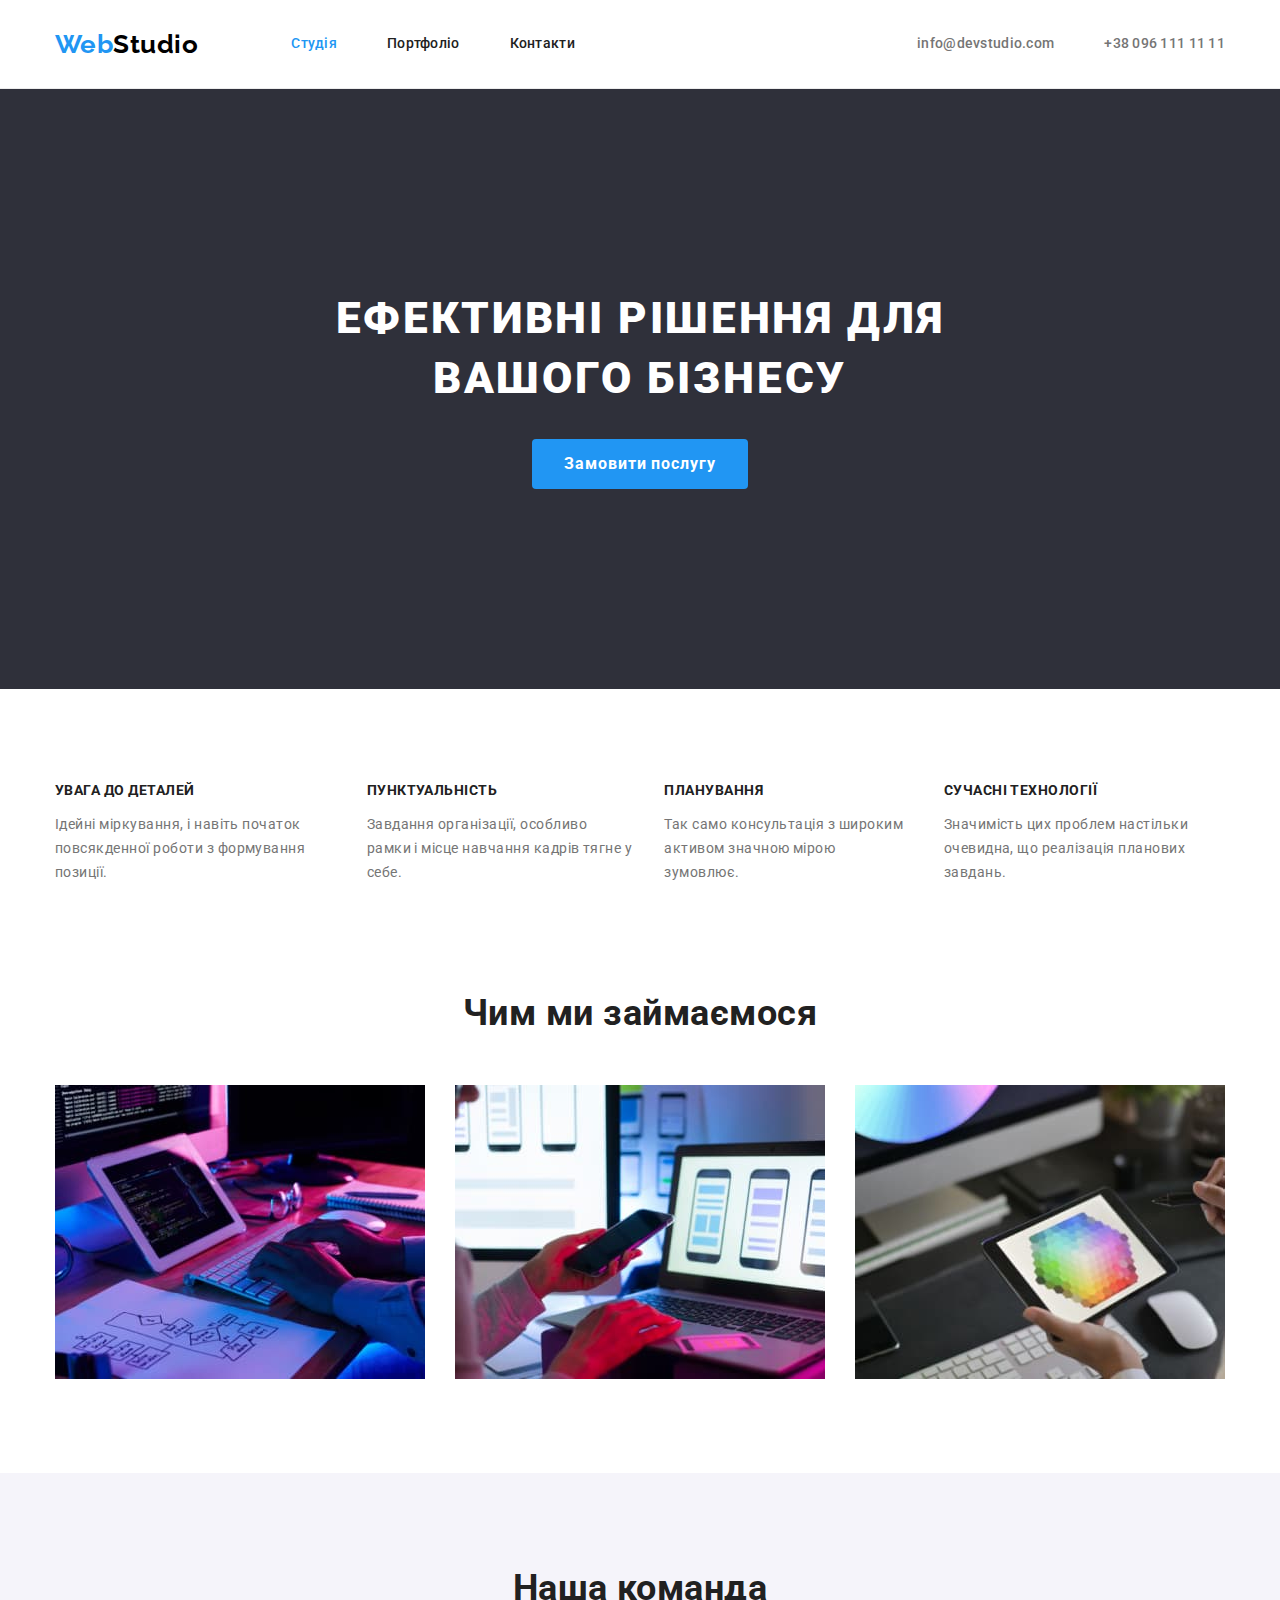
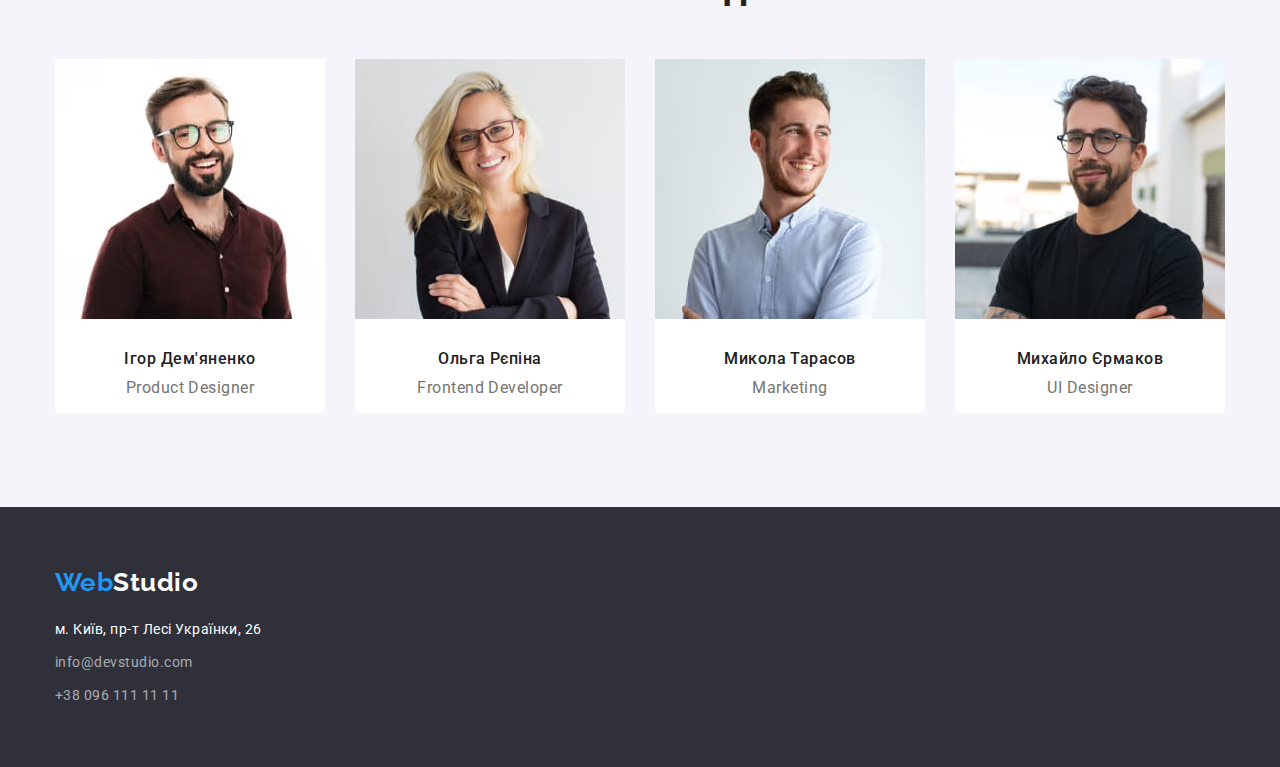
<file: index.html>
<!DOCTYPE html>
<html lang="uk">

<head>
    <meta charset="UTF-8">
    <meta http-equiv="X-UA-Compatible" content="IE=edge">
    <meta name="viewport" content="width=device-width, initial-scale=1.0">
    <title>Studio</title>
    <link rel="preconnect" href="https://fonts.googleapis.com">
    <link rel="preconnect" href="https://fonts.gstatic.com" crossorigin>
    <link
        href="https://fonts.googleapis.com/css2?family=Raleway:wght@700&family=Roboto:wght@400;500;700;900&display=swap"
        rel="stylesheet">
        <link rel="stylesheet" href="https://cdnjs.cloudflare.com/ajax/libs/modern-normalize/1.1.0/modern-normalize.min.css">
    <link rel="stylesheet" href="./css/styles.css">
</head>

<body class="page">
    <!--Шапка сайту-->
    <header class="page-header">
        <div class="container header">
            <nav class="navigation">
                <a class="logo" href="/" lang="en"><span class="logo-decor">Web</span>Studio</a>
                <ul class="site-nav">
                    <li class="item"><a href="" class="link current">Студія</a> </li>
                    <li class="item"><a href="./portfolio.html" class="link">Портфоліо</a> </li>
                    <li class="item"><a href="" class="link">Контакти</a> </li>
                </ul>
            </nav>
            <ul class="contact-nav">
                <li class="item"><a href="mailto:info@devstudio.com" class="link">info@devstudio.com</a></li>
                <li class="item"><a href="tel:+380961111111" class="link">+38 096 111 11 11</a></li>
            </ul>
        </div>
    </header>


    <!--Головний контент-->
    <main>
        <section class="hero">
            <h1 class="hero-title">Ефективні рішення для <br>вашого бізнесу</h1>
            <button class="button">Замовити послугу</button>
        </section>

        <!--Переваги-->
        <section class="section benefits">
        <div class="container">
            <h2 class="visually-hidden">Переваги</h2>
            <ul class="benefits-list">
                <li class="benefit-item">
                    <h3 class="benefits-title">Увага до деталей</h3>
                    <p class="benefit">Ідейні міркування, і навіть початок повсякденної роботи з формування позиції.</p>
                </li>
                <li class="benefit-item">
                    <h3 class="benefits-title">Пунктуальність</h3>
                    <p class="benefit">Завдання організації, особливо рамки і місце навчання кадрів тягне у себе.</p>
                </li>
                <li class="benefit-item">
                    <h3 class="benefits-title">Планування</h3>
                    <p class="benefit">Так само консультація з широким активом значною мірою зумовлює.</p>
                </li>
                <li class="benefit-item">
                    <h3 class="benefits-title">Сучасні технології</h3>
                    <p class="benefit">Значимість цих проблем настільки очевидна, що реалізація планових завдань.</p>
                </li>
            </ul>
        </div>
        </section>
        
        <!--Чим ми займаємося-->
        <section class="section">
            <div class="container">
                <h2 class="activity-title">Чим ми займаємося</h2>
                <ul class="activity-list">
                    <li class="activity-item">
                        <img src="./images/box1.jpg" alt="Програмування" width="370" height="294">
                    </li>
                    <li class="activity-item">
                        <img src="./images/box2.jpg" alt="Створення інтерфейсів" width="370" height="294">
                    </li>
                    <li class="activity-item">
                        <img src="./images/box3.jpg" alt="Колірна палітра" width="370" height="294">
                    </li>
                </ul>
            </div>
        </section>

        <!--Наша команда-->
        <section class="section team">
            <div class="container">
                <h2 class="team-title">Наша команда</h2>
                <ul class="team-list">
                    <li class="team-item">
                        <img src="./images/teammember4.jpg" alt="Молодий чоловік у сорочці і окулярах" width="270" height="260">
                        <div class="team-border">
                            <h3 class="team-member">Ігор Дем'яненко</h3>
                            <p lang="en" class="member-role">Product Designer</p>
                        </div>
                    </li>
                    <li class="team-item">
                        <img src="./images/teammember3.jpg" alt="Усміхнена жінка в окулярах" width="270" height="260">
                        <div class="team-border">
                            <h3 class="team-member">Ольга Рєпіна</h3>
                            <p lang="en" class="member-role">Frontend Developer</p>
                        </div>
                    </li>
                    <li class="team-item">
                        <img src="./images/teammember2.jpg" alt="Молодий чоловік у сорочці" width="270" height="260">
                        <div class="team-border">
                            <h3 class="team-member">Микола Тарасов</h3>
                            <p lang="en" class="member-role">Marketing</p>
                        </div>
                    </li>
                    <li class="team-item">
                        <img src="./images/teammember1.jpg" alt="Чоловік в окулярах" width="270" height="260">
                        <div class="team-border">
                            <h3 class="team-member">Михайло Єрмаков</h3>
                            <p lang="en" class="member-role">UI Designer</p>
                        </div>
                    </li>
                </ul>
            </div>
        </section>
    </main>

    <!--Футер-->
    <footer class="footer">
        <div class="container">
            <a href="/" lang="en" class="logo decor"> <span class="logo-decor">Web</span>Studio </a>
            <address>
                <ul class="footer-nav">
                    <li class="footer-item"><a href="" class="link decor">м. Київ, пр-т Лесі Українки, 26</a></li>
                    <li class="footer-item"><a href="mailto:info@devstudio.com" class="link">info@devstudio.com</a></li>
                    <li class="footer-item"><a href="tel:+380961111111" class="link">+38 096 111 11 11</a></li>
                </ul>
            </address>
        </div>
    </footer>

</body>

</html>
</file>
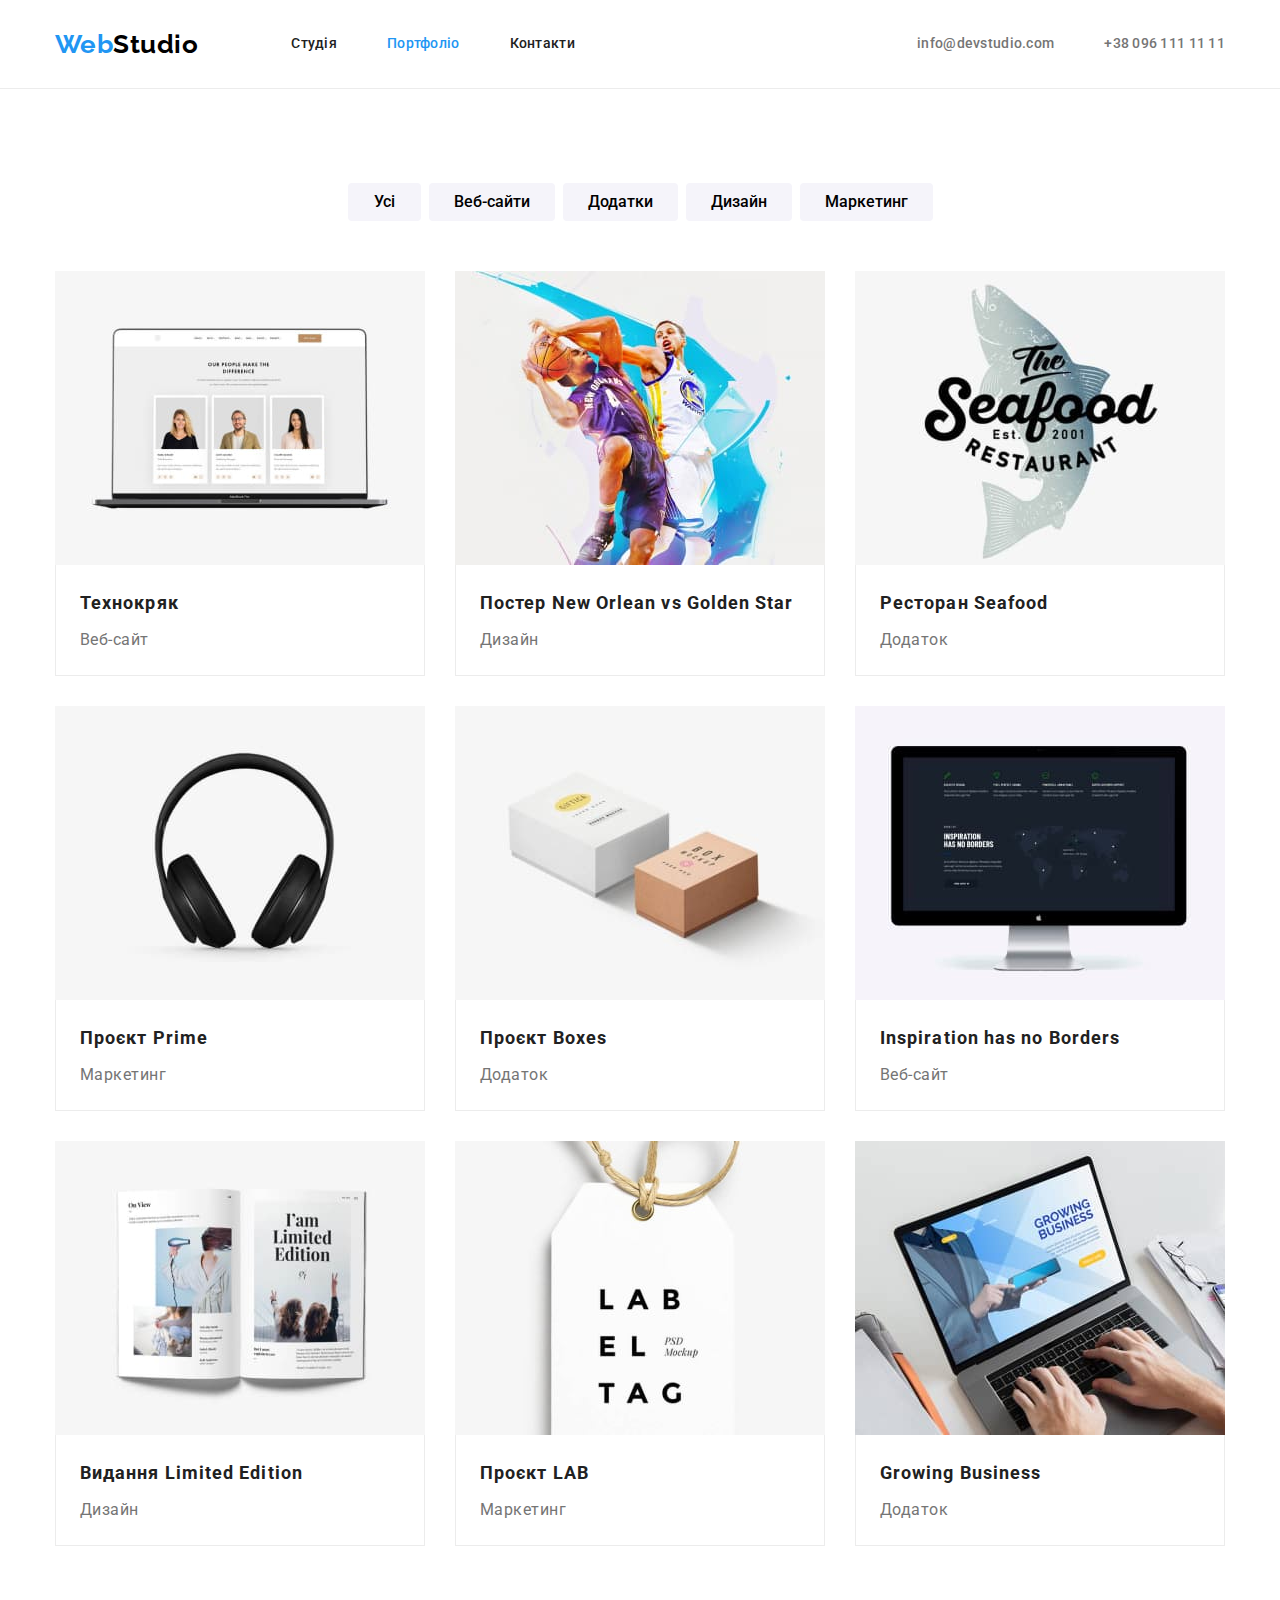
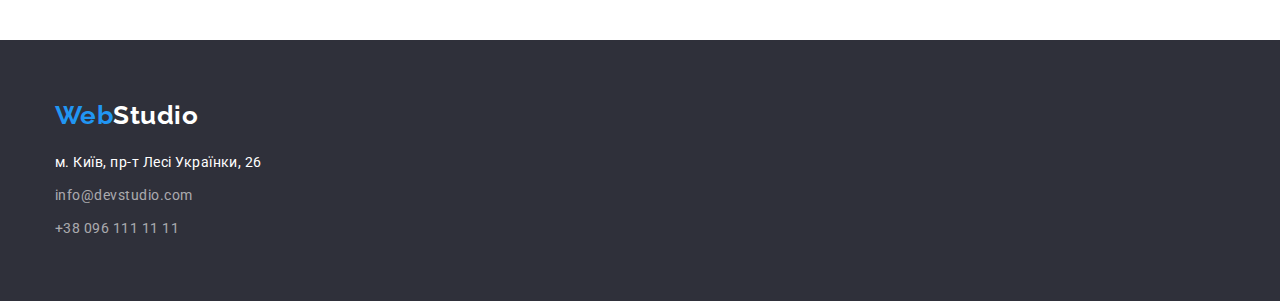
<file: portfolio.html>
<!DOCTYPE html>
<html lang="uk">

<head>
    <meta charset="UTF-8">
    <meta http-equiv="X-UA-Compatible" content="IE=edge">
    <meta name="viewport" content="width=device-width, initial-scale=1.0">
    <title>Portfolio</title>
    <link rel="preconnect" href="https://fonts.googleapis.com">
    <link rel="preconnect" href="https://fonts.gstatic.com" crossorigin>
    <link
        href="https://fonts.googleapis.com/css2?family=Raleway:wght@700&family=Roboto:wght@400;500;700;900&display=swap"
        rel="stylesheet">
    <link rel="stylesheet" href="https://cdnjs.cloudflare.com/ajax/libs/modern-normalize/1.1.0/modern-normalize.min.css">
    <link rel="stylesheet" href="./css/styles.css">
</head>

<body class="page">
    <!--Шапка сайту-->
    <header class="page-header">
        <div class="container header">
            <nav class="navigation">
                <a class="logo" href="/" lang="en"><span class="logo-decor">Web</span>Studio</a>
                <ul class="site-nav">
                    <li class="item"><a href="./index.html" class="link">Студія</a> </li>
                    <li class="item"><a href="/" class="link current">Портфоліо</a> </li>
                    <li class="item"><a href="" class="link">Контакти</a> </li>
                </ul>
            </nav>
            <ul class="contact-nav">
                <li class="item"><a href="mailto:info@devstudio.com" class="link">info@devstudio.com</a></li>
                <li class="item"><a href="tel:+380961111111" class="link">+38 096 111 11 11</a></li>
            </ul>
        </div>
    </header>

    <!--Головний контент-->
    <main>
        <section class="section">
            <h1 class="visually-hidden">Наші роботи</h1>
            <div class="container">
                <ul class="filter-button-list">
                    <li class="filter-button-item">
                        <button class="filter-button">Усі</button>
                    </li>
                    <li class="filter-button-item">
                        <button class="filter-button">Веб-сайти</button>
                    </li>
                    <li class="filter-button-item">
                        <button class="filter-button">Додатки</button>
                    </li>
                    <li class="filter-button-item">
                        <button class="filter-button">Дизайн</button>
                    </li>
                    <li class="filter-button-item">
                        <button class="filter-button">Маркетинг</button>
                    </li>
                </ul>
            </div>

            <div class="container">
                <ul class="portfolio">
                    <li class="portfolio-item">
                        <a href="#" class="link">
                            <img src="./images/portfolio1.jpg" alt="">
                            <div class="portfolio-border">
                                <h2 class="title">Технокряк</h2>
                                <p class="text">Веб-сайт</p>
                            </div>
                        </a>
                        
                    </li>
                    <li class="portfolio-item">
                        <a href="#" class="link">
                            <img src="./images/portfolio2.jpg" alt="">
                            <div class="portfolio-border">
                                <h2 class="title">Постер New Orlean vs Golden Star</h2>
                                <p class="text">Дизайн</p>
                            </div>
                        </a>
                        
                    </li>
                    <li class="portfolio-item">
                        <a href="#" class="link">
                            <img src="./images/portfolio3.jpg" alt="">
                            <div class="portfolio-border">
                                <h2 class="title">Ресторан Seafood</h2>
                                <p class="text">Додаток</p>
                            </div>
                        </a>
                        
                    </li>
                    <li class="portfolio-item">
                        <a href="#" class="link">
                            <img src="./images/portfolio4.jpg" alt="">
                            <div class="portfolio-border">
                                <h2 class="title">Проєкт Prime</h2>
                                <p class="text">Маркетинг</p>
                            </div>
                        </a>
                        
                    </li>
                    <li class="portfolio-item">
                        <a href="#" class="link">
                            <img src="./images/portfolio5.jpg" alt="">
                            <div class="portfolio-border">
                                <h2 class="title">Проєкт Boxes</h2>
                                <p class="text">Додаток</p>
                            </div>
                        </a>
                        
                    </li>
                    <li class="portfolio-item">
                        <a href="#" class="link">
                            <img src="./images/portfolio6.jpg" alt="">
                            <div class="portfolio-border">
                                <h2 class="title">Inspiration has no Borders</h2>
                                <p class="text">Веб-сайт</p>
                            </div>
                        </a>
                        
                    </li>
                    <li class="portfolio-item">
                        <a href="#" class="link">
                            <img src="./images/portfolio7.jpg" alt="">
                            <div class="portfolio-border">
                                <h2 class="title">Видання Limited Edition</h2>
                                <p class="text">Дизайн</p>
                            </div>
                        </a>
                        
                    </li>
                    <li class="portfolio-item">
                        <a href="#" class="link">
                            <img src="./images/portfolio8.jpg" alt="">
                            <div class="portfolio-border">
                                <h2 class="title">Проєкт LAB</h2>
                                <p class="text">Маркетинг</p>
                            </div>
                        </a>
                        
                    </li>
                    <li class="portfolio-item">
                        <a href="#" class="link">
                            <img src="./images/portfolio9.jpg" alt="">
                            <div class="portfolio-border">
                                <h2 class="title">Growing Business</h2>
                                <p class="text">Додаток</p>
                            </div>
                        </a>
                        
                    </li>
                </ul>
            </div>
        </section>
    </main>

    <!--Футер-->
    <footer class="footer">
        <div class="container">
            <a href="/" lang="en" class="logo decor"> <span class="logo-decor">Web</span>Studio </a>
            <address>
                <ul class="footer-nav">
                    <li class="footer-item"><a href="" class="link decor">м. Київ, пр-т Лесі Українки, 26</a></li>
                    <li class="footer-item"><a href="mailto:info@devstudio.com" class="link">info@devstudio.com</a></li>
                    <li class="footer-item"><a href="tel:+380961111111" class="link">+38 096 111 11 11</a></li>
                </ul>
            </address>
        </div>
    </footer>
</body>
</html>
</file>
<file: css/styles.css>
:root {
    --primary-text-color: #757575;
    --secondary-text-color: #212121;
    --white-color: #FFFFFF;
    --black-color: #000000;
    --accent-color: #2196F3;
    --white-translucent: rgba(255, 255, 255, 0.6);
    --primary-background-color: #2F303A;
    --secondary-background-color: #F5F4FA;
    --card-set-gap: 30px;
}

ul {
    padding: 0;
    margin: 0;
    list-style: none;
}

body {
    background-color: var(--white-color);
    color: var(--primary-text-color);
    font-family: 'Roboto', sans-serif;
    letter-spacing: 0.03em;
}

h1,
h2,
h3,
h4,
h5,
h6,
p,
 {
    margin:0;
}

button{
    cursor: pointer;
}

img{
    display: block;
}

.container {
    width: 1200px;
    
    margin-left: auto;
    margin-right: auto;
    padding-left: 15px;
    padding-right: 15px;
}




/*------------------ Header --------------*/
.section{
    padding-bottom: 94px;
    padding-top: 94px;
}

.page-header{
    border-bottom: 1px solid #ECECEC;
}

.page-header .link {
    display: block;
    padding-top: 32px;
    padding-bottom: 32px;
}

.site-nav,
.navigation,
.contact-nav,
.header {
    display: flex;
    align-items: center;
}

.logo {
    color: var(--black-color);

    font-family: 'Raleway', cursive;
    font-weight: 700;
    font-size: 26px;
    line-height: 1.19;
    text-decoration: none;

    margin-right: 93px;
}

.logo-decor {
    color: var(--accent-color);
}

.site-nav {
    font-weight: 500;
    font-size: 14px;
    line-height: 1.14;
    letter-spacing: 0.02em;
}

.site-nav .item:not(:last-child) {
    margin-right: 50px;
}

.site-nav .link {
    color: var(--secondary-text-color);

    text-decoration: none;
}

.site-nav .link:hover,
.site-nav .link:focus {
    color: var(--accent-color);
}

.site-nav .link.current {
    color: var(--accent-color);

    text-decoration: none;
}

.contact-nav {
    font-weight: 500;
    font-size: 14px;
    line-height: 1.14;
    letter-spacing: 0.02em;
    margin-left: auto;
}

.contact-nav .item + .item {
    margin-left: 50px;
}

.contact-nav .link{
    color: var(--primary-text-color);
    text-decoration: none;
}

.footer-nav .link {
    color: var(--white-translucent);
    text-decoration: none;
}

.contact-nav .link:hover,
.contact-nav .link:focus,
.footer-nav .link:hover,
.footer-nav .link:focus {
    color: var(--accent-color);
}




/*------------------ Footer --------------*/
.footer {
    background-color: var(--primary-background-color);

    padding-top: 60px;
    padding-bottom: 60px;
}

.footer .logo {
    display: inline-block;
    margin-bottom: 20px;
}

.link.decor,
.link {
    font-size: 14px;
    line-height: 1.71;
    font-style: normal;
}

.link.decor {
    color: var(--white-color);
    text-decoration: none;
}

.link.decor:hover,
.link.decor:focus {
    color: var(--accent-color);
}

.logo.decor {
    color: var(--white-color);
}

.footer-item:not(:last-child) {
    margin-bottom: 9px;
}




/*------------------ Studio --------------*/
.hero {
    background-color: var(--primary-background-color);
    text-align: center;
    align-items: center;
    padding-bottom: 200px;
    padding-top: 200px;
}

.hero-title {
    color: var(--white-color);

    font-weight: 900;
    font-size: 44px;
    line-height: 1.36;
    text-align: center;
    letter-spacing: 0.06em;
    text-transform: uppercase;

    margin-bottom: 30px;
    margin-top: 0px;
}

.button {
    color: var(--white-color);
    background-color: var(--accent-color);

    font-family: inherit;
    font-weight: 700;
    font-size: 16px;
    line-height: 1.88;
    letter-spacing: 0.06em;

    border: none;
    border-radius: 4px;
    padding: 10px 32px;
}

.button:hover,
.button:focus {
    background-color: var(--accent-color);
}

.visually-hidden {
    position: absolute;
    width: 1px;
    height: 1px;
    margin: -1px;
    border: 0;
    padding: 0;

    white-space: nowrap;
    clip-path: inset(100%);
    clip: rect(0 0 0 0);
    overflow: hidden;
}

h3 {
    margin-bottom: 10px;
    margin-top: 0px;
}

.activity-title,
.team-title {
    margin-bottom: 50px;
}

.benefits-title {
    color: var(--secondary-text-color);

    font-weight: 700;
    font-size: 14px;
    line-height: 1.14;
    text-transform: uppercase;
}

.benefits-list,
.activity-list,
.team-list{
    display: flex;
}

.benefits{
    padding-bottom: 0px;
}

.benefit-item:not(:last-child),
.activity-item:not(:last-child),
.team-item:not(:last-child) {
    margin-right: 30px;
}

.benefit {
    font-size: 14px;
    line-height: 1.71;
}

.section.team{
    background-color: var(--secondary-background-color);
}

.activity-title,
.team-title {
    color: var(--secondary-text-color);
    font-weight: 700;
    font-size: 36px;
    line-height: 1.17;
    text-align: center;
    margin-top: 0px;
}

.team-member {
    color: var(--secondary-text-color);

    font-weight: 500;
    font-size: 16px;
    line-height: 1.19;

    margin-top: 30px;
}

.team-item{
    background-color: var(--white-color);
    border-radius: 0px 0px 4px 4px;
    
}

.member-role {
    font-size: 16px;
    line-height: 1.19;

    margin-top: 10px;
    
}

.team-border{
    text-align: center; 
}



/*------------------ Portfolio --------------*/
img {
    display: block;
    max-width: 100%;
    height: auto;
}

.filter-button-list{
    display: flex;
    justify-content: center;

    margin-bottom: 50px;
}

.filter-button {
    background-color: var(--secondary-background-color);

    font-family: inherit;
    font-weight: 500;
    font-size: 16px;
    line-height: 1.63;

    border: transparent;  
    padding: 6px 25px;
    min-width: 73px;
    border-radius: 4px;
}

.filter-button:hover,
.filter-button:focus {
    color: var(--white-color);
    background-color: var(--accent-color);
}
.filter-button-item:not(:last-child){
    margin-right: 8px;
}
.portfolio-border{
    border-bottom: 1px solid #ECECEC;
    border-left: 1px solid #ECECEC;
    border-right: 1px solid #ECECEC;
    padding: 20px 24px;
}
.portfolio .title {
    color: var(--secondary-text-color);

    font-weight: 700;
    font-size: 18px;
    line-height: 2;
    letter-spacing: 0.06em;

    margin-top: 0px;
    margin-bottom: 4px;
}

.portfolio .text {
    font-size: 16px;
    line-height: 1.88;
    color: var(--primary-text-color);
    margin-top: 4px;
    margin: 0px;

}

.portfolio{
    display: flex;
    flex-wrap: wrap;

    padding: 0;
    margin: 0;

    margin-left: calc(-1 * var(--card-set-gap));
    margin-top: calc(-1 * var(--card-set-gap));
}

.portfolio-item{
    flex-basis: calc(100%/3- var(--card-set-gap));
    margin-left: var(--card-set-gap);
    margin-top: var(--card-set-gap);
}

.portfolio .link {
    padding-top: 0;
    padding-bottom: 0;
    text-decoration: none;
}
</file>
